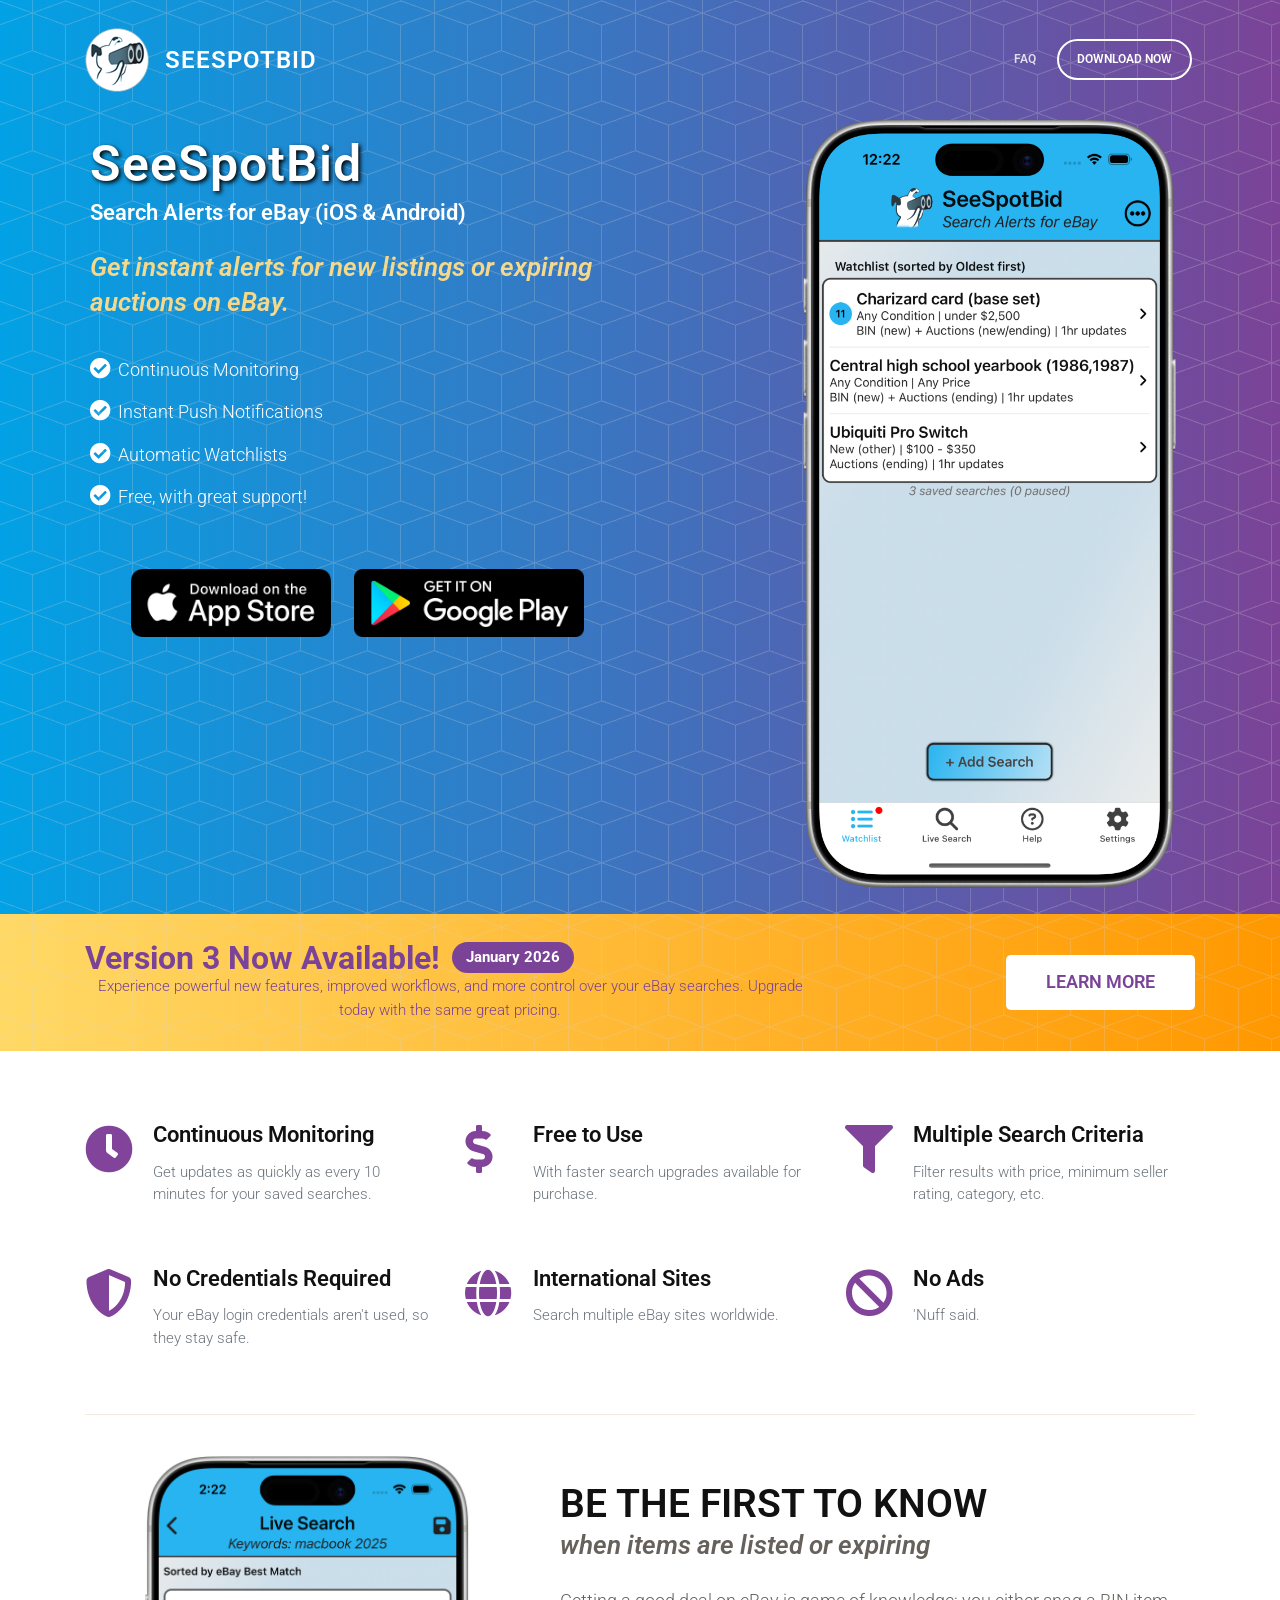
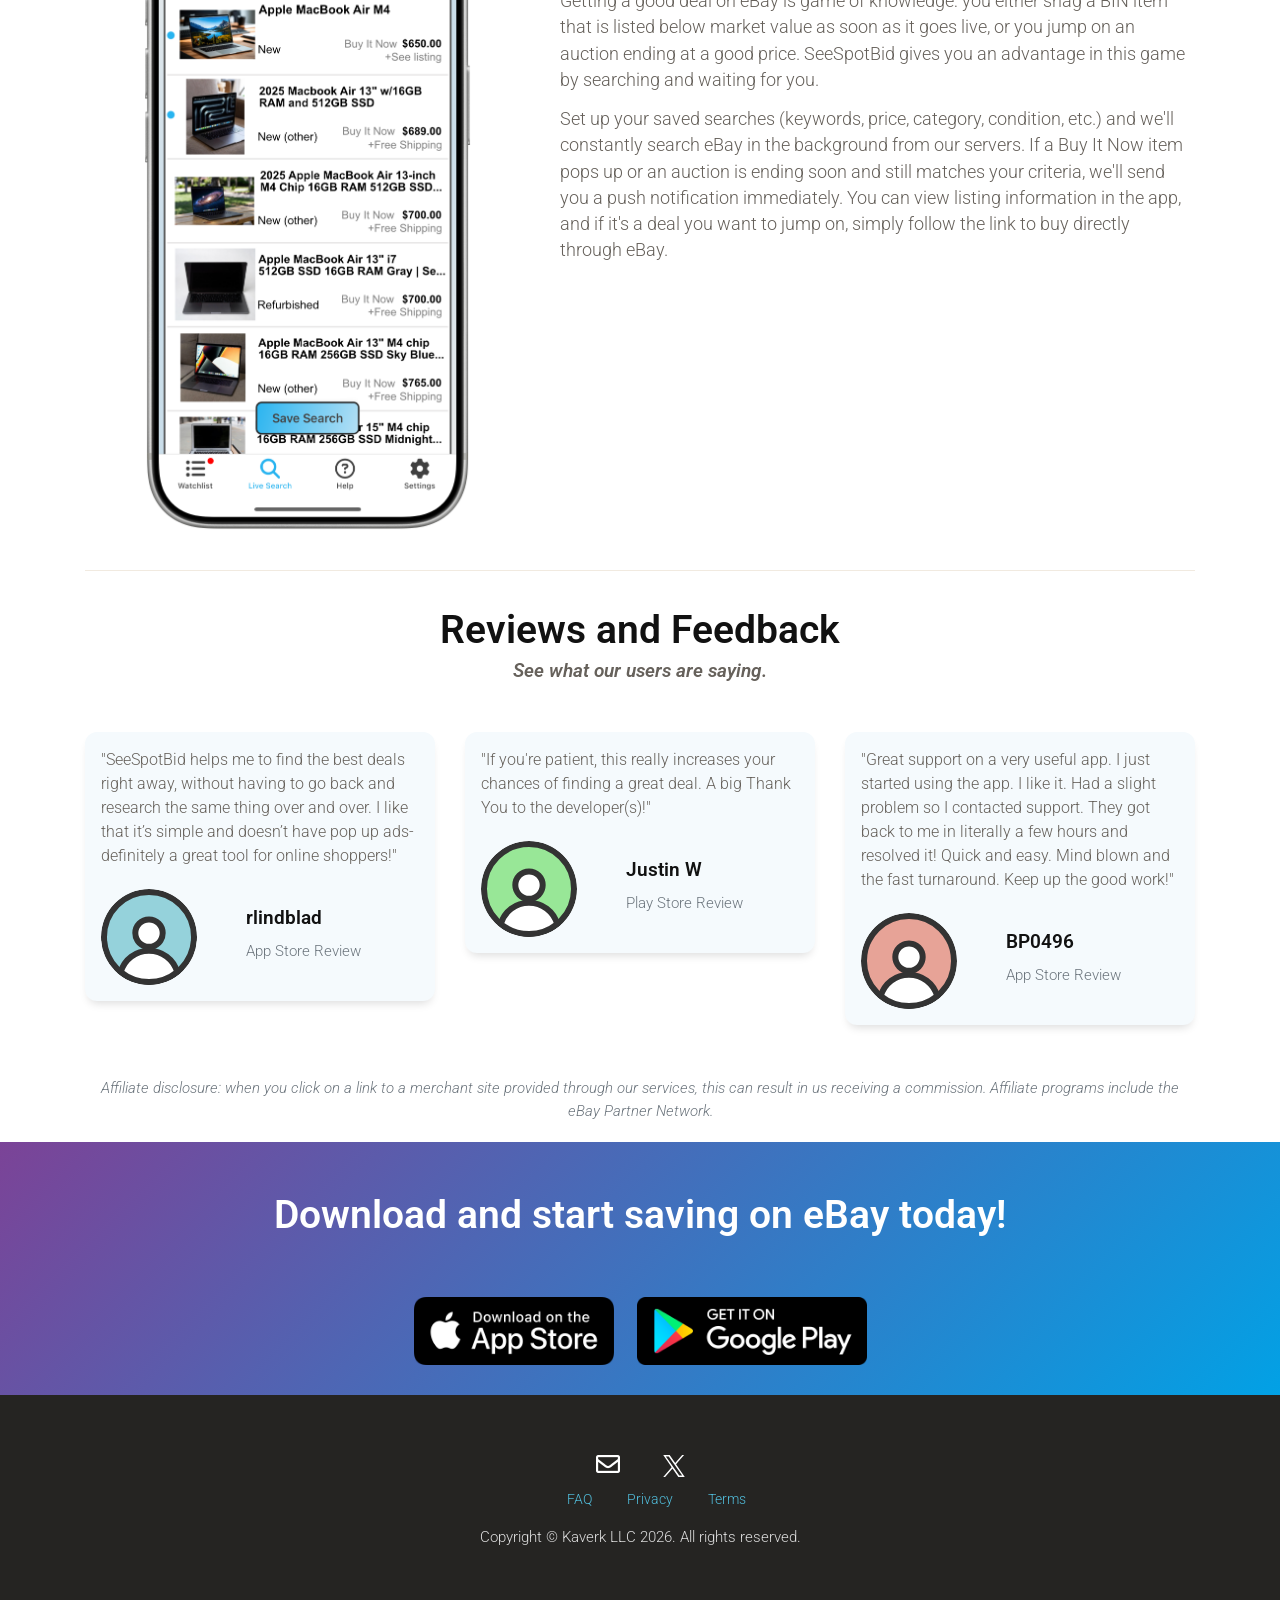
<file: index.html>
<!DOCTYPE html>
<html lang="en-US">

<head>
  <!-- Google tag (gtag.js) -->
<script async src="https://www.googletagmanager.com/gtag/js?id=AW-18321783716"></script>
<script>
  window.dataLayer = window.dataLayer || [];
  function gtag(){dataLayer.push(arguments);}
  gtag('js', new Date());

  gtag('config', 'AW-18321783716');
</script>
  <meta charset="UTF-8">
  <meta http-equiv="X-UA-Compatible" content="IE=edge">
  <meta name="viewport" content="width=device-width, initial-scale=1">
  <title>SeeSpotBid - Search Alerts for eBay</title>
  <link href="https://fonts.googleapis.com/css?family=Dosis:600|Roboto:400,700" rel="stylesheet">
  <link rel="stylesheet" href="https://use.fontawesome.com/releases/v5.6.3/css/all.css"
    integrity="sha384-UHRtZLI+pbxtHCWp1t77Bi1L4ZtiqrqD80Kn4Z8NTSRyMA2Fd33n5dQ8lWUE00s/" crossorigin="anonymous">
  <link href="css/bootstrap.min.css?ver=1.1.0" rel="stylesheet">
  <link href="css/paper-kit.min.css?ver=1.1.0" rel="stylesheet">
  <link href="css/main.css?ver=1.1.0" rel="stylesheet">
  <link rel="shortcut icon" href="images/logo.png">
  <style>
    table {
      border-collapse: separate;
      border-spacing: 0;
      width: 100%;
      border: 1px solid #ddd;
      border-radius: 6px;
    }

    th,
    td {
      text-align: center;
      padding: 16px;
    }

    th:first-child,
    td:first-child {
      text-align: left;
    }

    tr:nth-child(even) {
      background-color: #f2f2f2
    }

    .fa-check {
      color: green;
    }

    .fa-remove {
      color: red;
    }

    @media (min-width: 768px) and (max-width: 991.98px) {
    .adjust-iphone-livesearch-image {
      margin-left: -30px;
      margin-top: 20px;
      margin-right: auto;
      display: block
    }
  }

    /* News Banner Styles */
    .news-banner {
      background-color: #ffd966;
      color: #333;
      padding: 12px 60px 12px 20px;
      text-align: center;
      position: relative;
      font-size: 16px;
      box-shadow: 0 2px 4px rgba(0,0,0,0.1);
    }
    
    .news-banner strong {
      color: #cc5500;
    }
    
    .news-banner-close {
      position: absolute;
      right: 10px;
      top: 50%;
      transform: translateY(-50%);
      background: none;
      border: none;
      font-size: 24px;
      color: #333;
      cursor: pointer;
      padding: 0;
      width: 30px;
      height: 30px;
      line-height: 1;
      opacity: 0.7;
      flex-shrink: 0;
    }
    
    .news-banner-close:hover {
      opacity: 1;
    }
    
    .news-banner.hidden {
      display: none;
    }
    
    /* Mobile adjustments for news banner */
    @media (max-width: 576px) {
      .news-banner {
        padding: 12px 50px 12px 15px;
        font-size: 14px;
      }
      
      .news-banner-close {
        right: 5px;
        font-size: 20px;
        width: 25px;
        height: 25px;
      }
    }

    /* Version 3 Announcement Section */
    .aa-v3-announcement {
      background: url("images/bg-pattern.png"), linear-gradient(90deg, #ffd966 0%, #ff9800 100%);
      padding: 28px 0;
      color: #7b4397;
      margin-bottom: 20px;
      text-align: center;
    }

    .aa-v3-announcement h2 {
      color: #7b4397;
      font-size: 2rem;
      font-weight: 700;
      margin-bottom: 0.5rem;
    }

    .aa-v3-announcement .v3-headline {
      display: flex;
      align-items: center;
      gap: 12px;
    }

    .aa-v3-announcement .v3-timestamp {
      display: inline-block;
      color: #ffffff;
      font-weight: 700;
      background: #7b4397;
      padding: 8px 14px !important;
      border-radius: 999px;
      border: none;
      box-shadow: none;
      font-size: 0.95rem;
      line-height: 1;
      vertical-align: middle;
    }

    .aa-v3-announcement .v3-headline h2 {
      margin: 0;
      line-height: 1;
      display: inline-block;
      vertical-align: middle;
    }
    .aa-v3-announcement .v3-headline > * {
      display: block;
      margin: 0;
      padding: 0;
    }
    .aa-v3-announcement .v3-headline h2 {
      margin: 0 !important;
      line-height: 1 !important;
      padding: 0 !important;
    }

    .aa-v3-announcement p {
      margin-bottom: 0;
      line-height: 1.6;
      color: #7b4397;
    }

    .aa-v3-announcement .btn-primary {
      background-color: white;
      color: #7b4397;
      border: none;
      font-weight: 600;
      padding: 12px 40px;
      font-size: 1.1rem;
      transition: all 0.3s ease;
    }

    .aa-v3-announcement .btn-primary:hover {
      background-color: #f0f0f0;
      color: #02a1e5;
      transform: translateY(-2px);
      box-shadow: 0 4px 8px rgba(0,0,0,0.2);
    }

    @media (max-width: 768px) {
      .aa-v3-announcement h2 {
        font-size: 1.8rem;
      }

      .aa-v3-announcement p {
        font-size: 1rem;
      }

      .aa-v3-announcement {
        text-align: center;
        padding: 30px 0;
      }

      .aa-v3-announcement .text-md-right {
        margin-top: 20px;
      }

      .aa-v3-announcement .btn-primary {
        width: 100%;
      }
    }
  </style>


  <!-- Smart App Banner -->
  <meta name="apple-itunes-app" content="app-id=1452120217">

  <!-- Twitter conversion tracking base code (SeeSpotBid account)-->
<script>
  !function(e,t,n,s,u,a){e.twq||(s=e.twq=function(){s.exe?s.exe.apply(s,arguments):s.queue.push(arguments);
  },s.version='1.1',s.queue=[],u=t.createElement(n),u.async=!0,u.src='https://static.ads-twitter.com/uwt.js',
  a=t.getElementsByTagName(n)[0],a.parentNode.insertBefore(u,a))}(window,document,'script');
  twq('config','p8vrf');
  </script>
  <!-- End Twitter conversion tracking base code -->
</head>

<body id="top">
  <!-- News Banner -->
  <!-- <div id="newsBanner" class="news-banner">
    <strong>NEWS:</strong> We are aware of the current issue with slow searches. Thanks for your patience, and please reach out to us with any questions. Thanks!
    <button class="news-banner-close" onclick="dismissBanner()" aria-label="Dismiss banner">&times;</button>
  </div> -->

  <header>
    <div class="aa-header">
      <nav class="navbar navbar-expand-md navbar-transparent">
        <div class="container"><img class="img-fluid pr-3 aa-logo-img" src="images/logo.png" alt="logo">
          <a class="navbar-brand px-0 py-0" href="#">SeeSpotBid</a>
          <div class="collapse navbar-collapse">
            <ul class="navbar-nav ml-auto">
              <li class="nav-item"><a class="nav-link" href="faq/index.html">FAQ</a></li>
              <li class="nav-item"><a class="btn btn-outline-neutral btn-round" href="#download">Download Now</a></li>
            </ul>
          </div>
           <button class="navbar-toggler navbar-toggler-right text-white" type="button" data-toggle="collapse" data-target="#navbarResponsive" aria-controls="navbarResponsive" aria-expanded="false" aria-label="Toggle navigation"><i class="fas fa-bars"></i>
            </button>
        </div>
      </nav>
      <div class="container aa-header-content text-left text-white" style="padding: 10px 20px">
        <div class="row">
          <div class="col-md-6 col-sm-12">
        <h1 class="text-white mb-0" style="text-shadow: 2px 2px 4px #000000;">SeeSpotBid</h1>
            <h4 class="text-white mt-1 mb-4"> Search Alerts for eBay (iOS & Android)</h4>
            <h3 class="mt-1 mb-4" style="color: #f5d889;"><i>Get instant alerts for new listings or expiring auctions on eBay.</i></p></h3>
            <ul class="py-1 list-unstyled">
              <li class="py-2"><i class="fa fa-check-circle pr-4" style="font-size: 1.5em" aria-hidden="true"></i><span
                  style="font-size: 1.25em"> Continuous Monitoring</span></li>
               <li class="py-2"><i class="fa fa-check-circle pr-4" style="font-size: 1.5em" aria-hidden="true"></i><span
                  style="font-size: 1.25em"> Instant Push Notifications</span></li>
              <li class="py-2"><i class="fa fa-check-circle pr-4" style="font-size: 1.5em" aria-hidden="true"></i><span
                  style="font-size: 1.25em"> Automatic Watchlists</span></li>
              <li class="py-2"><i class="fa fa-check-circle pr-4" style="font-size: 1.5em" aria-hidden="true"></i><span
                  style="font-size: 1.25em"> Free, with great support!</span></li>
              </ul>
            <br />
            <div class="div" style="text-align: center">
              <a class="appStoreLink" href="https://apps.apple.com/us/app/seespotbid/id1452120217?ls=1" onclick="twq('event', 'tw-p8vrf-p8vz8', {});">
                <img class="appStore" style="margin: 0px; padding: 10px; width: 220px" src="images/appstore.png">
              </a>
              <a class="playStoreLink"
                href="https://play.google.com/store/apps/details?id=com.kaverk.seespotbid&hl=en_US" onclick="twq('event', 'tw-p8vrf-p8vz9', {});">
                <img class="playStore" style="margin: 0px; padding: 10px; width: 250px" src="images/playstore.png">
              </a>
            </div>
          </div>
            <div class="col-md-6 col-sm-12 text-right"><img class="img-fluid" style="padding: 10px; width: 75%;" src="images/Screenshot-Watchlist.png" alt="Image"></div>
        </div>

      </div>
    </div>
  </header>
  <div class="page-content">
    <div>
      <!-- Version 3 Announcement Section -->
      <div class="aa-v3-announcement bg-gradient">
        <div class="container">
          <div class="row align-items-center">
            <div class="col-md-8">
              <div class="v3-headline">
                <h2 class="mb-2">Version 3 Now Available!</h2>
                <span class="v3-timestamp">January 2026</span>
              </div>
              <p style="font-size: 1.1em;">Experience powerful new features, improved workflows, and more control over your eBay searches. Upgrade today with the same great pricing.</p>
            </div>
            <div class="col-md-4 text-md-right text-center">
              <a href="v3features.html" class="btn btn-primary btn-lg">Learn More</a>
            </div>
          </div>
        </div>
      </div>

      <div class="container">
        <div class="aa-product-details section" id="features" style="padding: 20px 0">
          <div class="row">
            <div class="col-lg-4 col-md-6 col-sm-12">
              <div class="icon icon-danger"><i class="fa fa-clock" aria-hidden="true"></i></div>
              <div class="description">
                <div class="h4">Continuous Monitoring</div>
                <p class="text-muted">Get updates as quickly as every 10 minutes for your saved searches.</p>
              </div>
            </div>
            <div class="col-lg-4 col-md-6 col-sm-12">
              <div class="icon icon-danger"><i class="fa fa-dollar-sign" aria-hidden="true"></i></div>
              <div class="description">
                <div class="h4">Free to Use</div>
                <p class="text-muted">With faster search upgrades available for purchase.</p>
              </div>
            </div>
            <div class="col-lg-4 col-md-6 col-sm-12">
              <div class="icon icon-danger"><i class="fa fa-filter" aria-hidden="true"></i></div>
              <div class="description">
                <div class="h4">Multiple Search Criteria</div>
                <p class="text-muted">Filter results with price, minimum seller rating, category, etc.</p>
              </div>
            </div>
            <div class="col-lg-4 col-md-6 col-sm-12">
              <div class="icon icon-danger"><i class="fa fa-shield-alt" aria-hidden="true"></i></div>
              <div class="description">
                <div class="h4">No Credentials Required</div>
                <p class="text-muted">Your eBay login credentials aren't used, so they stay safe.</p>
              </div>
            </div>
            <div class="col-lg-4 col-md-6 col-sm-12">
              <div class="icon icon-danger"><i class="fa fa-globe" aria-hidden="true"></i></div>
              <div class="description">
                <div class="h4">International Sites</div>
                <p class="text-muted">Search multiple eBay sites worldwide.</p>
              </div>
            </div>
            <div class="col-lg-4 col-md-6 col-sm-12">
              <div class="icon icon-danger"><i class="fa fa-ban" aria-hidden="true"></i></div>
              <div class="description">
                <div class="h4">No Ads</div>
                <p class="text-muted">'Nuff said.</p>
              </div>
            </div>
          </div>
        </div>
      </div>
      <div class="container">
        <hr />
      </div>
      <div class="aa-product-features section" style="padding: 20px 0">
        <div class="container">
          <div class="row">
              <div class="col-md-5 col-sm-12 order-2 order-md-1 text-center">
                <img class="img-fluid adjust-iphone-livesearch-image" src="images/Screenshot-SearchResultsGen.png" alt="Image" style="width: 75%;"/>
              </div>
            <div class="col-md-7 col-sm-12 order-1 order-md-2">
              <h2 class="title mb-0">BE THE FIRST TO KNOW</h2>
              <p class="h3 pt-0 mt-0 mb-3" style="vertical-align: top"><i>when items are listed or expiring</i></p>
              <p class="pt-2" style="font-size: 1.25em">Getting a good deal on eBay is game of knowledge: you either snag a BIN item that is listed below market value as soon as it goes live, or you jump on an auction 
                ending at a good price. SeeSpotBid gives you an advantage in this game by searching and waiting for you.</p>
                <p class="pt-2" style="font-size: 1.25em">Set up your saved searches (keywords, price, category, condition, 
                  etc.) and we'll constantly search eBay in the background from our servers. If a Buy It Now item pops up or an auction is ending soon 
                  and still matches your criteria, we'll send you a push notification immediately. You can view listing information 
                  in the app, and if it's a deal you want to jump on, simply follow the link to buy directly through eBay.</p>
            </div>
          </div>
        </div>
      </div>
      
      <div class="container">
        <hr />
      </div>
      <div class="aa-testimonials-section section" style="padding: 20px 0">
        <div class="container">
          <div class="text-center">
            <h2 class="title mt-0 mb-1">Reviews and Feedback</h2>
            <p class="h5 pt-0 mt-0 mb-5" style="vertical-align: top"><i>See what our users are saying.</i></p>
          </div>
          <div class="aa-testimonials">
            <div class="row">
              <div class="col-md-4 mb-3">
                <div class="aa-testimonials-body px-3 py-3">
                  <p style="font-size: 1rem">"SeeSpotBid helps me to find the best deals right away, without having to go back and research the same thing over and over. I like that it’s simple and doesn’t have pop up ads- definitely a great tool for online shoppers!"</p>
                  <div class="row pt-3">
                    <!-- Avatars created at https://getavataaars.com/ -->
                    <div class="col-lg-5 col-md-12"><img class="img-fluid" src="images/unisex-avatar1.svg" alt="Face 1" />
                    </div>
                    <div class="col-lg-7 col-md-12 pt-3">
                      <div class="h5">rlindblad</div>
                      <p class="text-muted">App Store Review</p>
                    </div>
                  </div>
                </div>
              </div>
              <div class="col-md-4 mb-3">
                <div class="aa-testimonials-body px-3 py-3">
                  <p style="font-size: 1rem">"If you're patient, this really increases your chances of finding a great deal. A big Thank You to the developer(s)!"</p>
                  <div class="row pt-3">
                    <div class="col-lg-5 col-md-12"><img class="img-fluid" src="images/unisex-avatar2.svg" alt="Face 2" />
                    </div>
                    <div class="col-lg-7 col-md-12 pt-3">
                      <div class="h5">Justin W</div>
                      <p class="text-muted">Play Store Review</p>
                    </div>
                  </div>
                </div>
              </div>
              <div class="col-md-4 mb-3">
                <div class="aa-testimonials-body px-3 py-3">
                  <p style="font-size: 1rem">"Great support on a very useful app. I just started using the app. I like it. Had a slight problem so I contacted support. They got back to me in literally a few hours and resolved it! Quick and easy. Mind blown and the fast turnaround. Keep up the good work!"</p>
                  <div class="row pt-3">
                    <div class="col-lg-5 col-md-12"><img class="img-fluid" src="images/unisex-avatar3.svg" alt="Face 3" />
                    </div>
                    <div class="col-lg-7 col-md-12 pt-3">
                      <div class="h5">BP0496</div>
                      <p class="text-muted">App Store Review</p>
                    </div>
                  </div>
                </div>
              </div>
            </div>
          </div>
        </div>
      </div>
      <div class="container">
        <p class="text-muted text-center" style="font-style: italic; margin-bottom: 20px;">Affiliate disclosure: when you click on a link to a merchant site provided through our services, this can result in us receiving a commission. Affiliate programs include the eBay Partner Network.</p>
      </div>
      <div class="aa-download-section section bg-gradient" id="download" style="padding: 20px 0">
        <div class="container">
          <div class="h2 text-center text-title text-white pb-5">Download and start saving on eBay today! </div>

          <div class="row">
            <div class="col-md-12 col-sm-12" style="text-align: center">
              <a class="appStoreLink" href="https://apps.apple.com/us/app/seespotbid/id1452120217?ls=1" onclick="twq('event', 'tw-p8vrf-p8vz8', {});">
                <img class="appStore" style="margin: 0px; padding: 10px; width: 220px" src="images/appstore.png">
              </a>
              <a class="playStoreLink"
                href="https://play.google.com/store/apps/details?id=com.kaverk.seespotbid&hl=en_US" onclick="twq('event', 'tw-p8vrf-p8vz9', {});">
                <img class="playStore" style="margin: 0px; padding: 10px; width: 250px" src="images/playstore.png">
              </a>
            </div>
          </div>
        </div>
      </div>
    </div>
  </div>
  </div>
  <footer class="footer-black aa-footer">
    <div class="container py-5">
      <div class="row text-center">
        <div class="col-md-12">
            <a class="btn btn-link btn-neutral" href="mailto:support@seespotbid.app"><i class="far fa-envelope fa-2x" aria-hidden="true"></i></a>
            <a class="btn btn-link btn-neutral" href="https://www.x.com/seespotbid" target="_blank" rel="noopener" title="SeeSpotBid on X">
              <img src="images/xlogo.svg" alt="X logo" style="width:22px; height:22px; vertical-align:middle;">
            </a>
          <div class="col-md-12">
            <a class="mt-3 mx-3"><a class="link-secondary" href="faq/index.html">FAQ</a></a>
            <a class="mt-3 mx-3"><a class="link-secondary" href="privacypolicy/index.html">Privacy</a></a>
            <a class="mt-3 mx-3"><a class="link-primary" href="terms/index.html">Terms</a></a>
            <p class="mt-3">Copyright &copy; Kaverk LLC 2026. All rights reserved.</p>
          </div>
        </div>
      </div>
  </footer>
  <script src="scripts/jquery.min.js?ver=1.1.0"></script>
  <script src="scripts/jquery-ui-1.12.1.custom.min.js?ver=1.1.0"></script>
  <script src="scripts/popper.min.js?ver=1.1.0"></script>
  <script src="scripts/bootstrap.min.js?ver=1.1.0"></script>
  <script src="scripts/paper-kit.js?ver=1.1.0"></script>
  <script src="scripts/main.js?ver=1.1.0"></script>
  
  <!-- News Banner Script -->
  <script>
    function dismissBanner() {
      document.getElementById('newsBanner').classList.add('hidden');
    }
  </script>
</body>

</html>
</file>
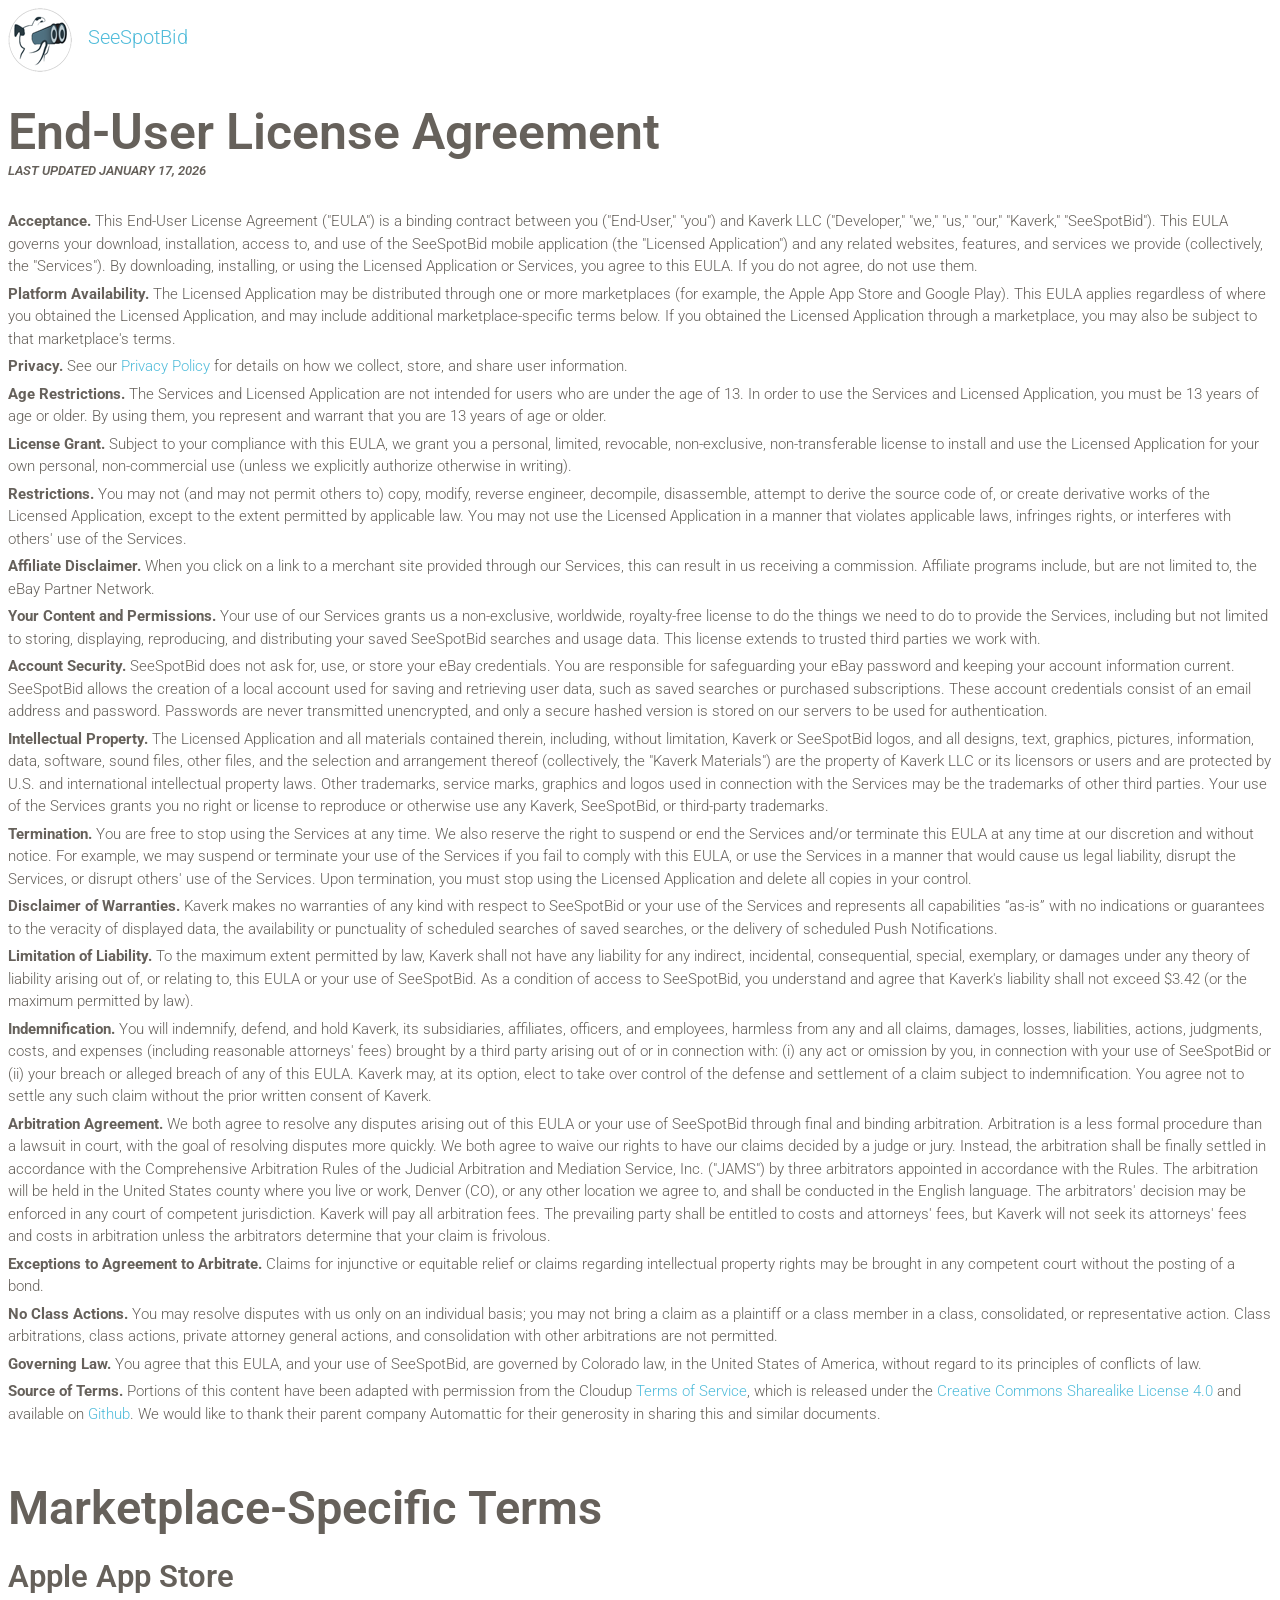
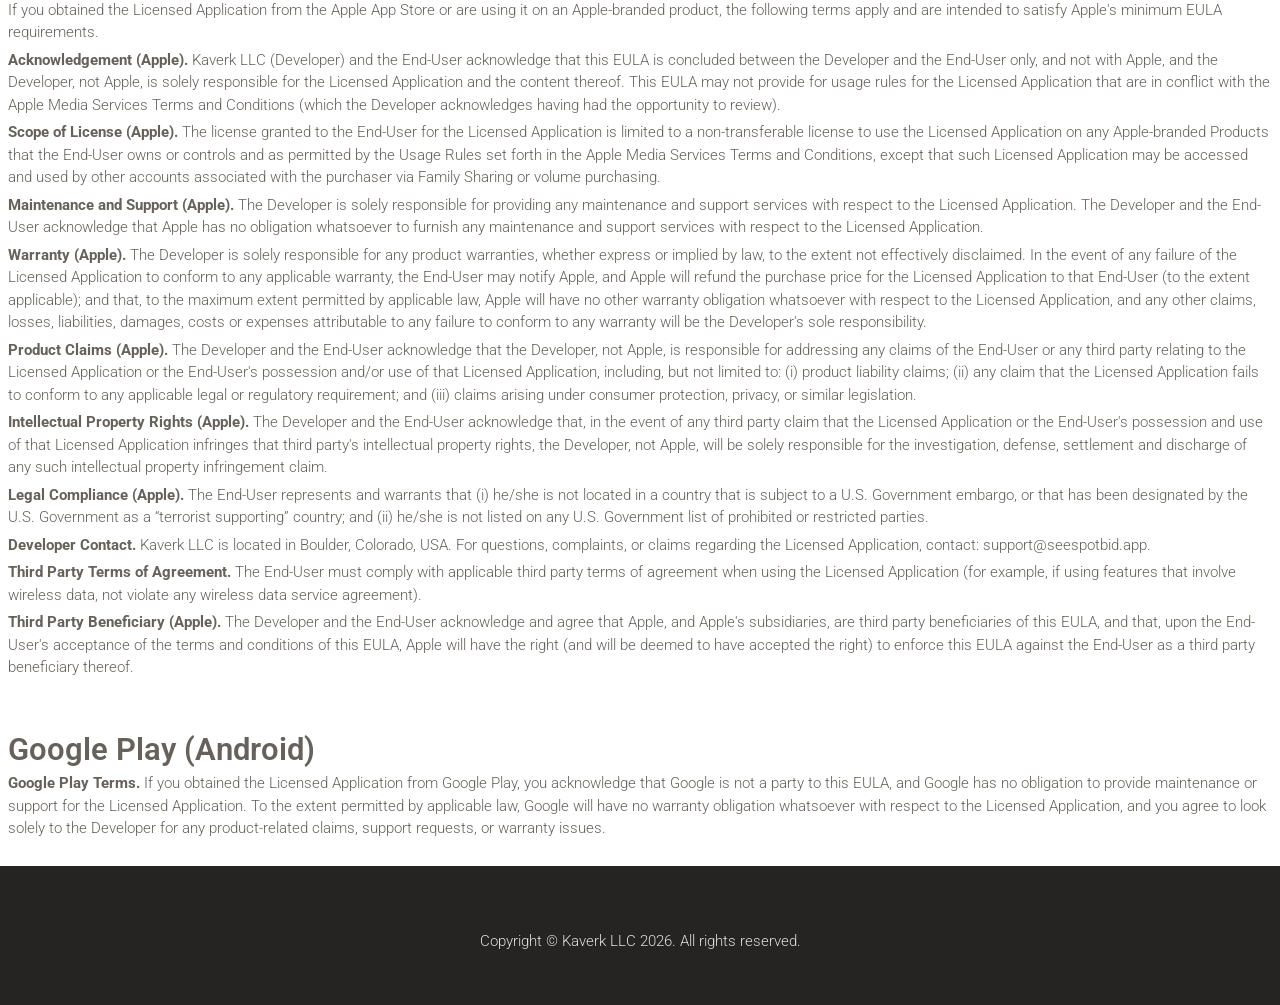
<file: terms/index.html>
<!DOCTYPE html>
<html lang="en-US">
  <head>
    <meta charset="UTF-8">
    <meta http-equiv="X-UA-Compatible" content="IE=edge">
    <meta name="viewport" content="width=device-width, initial-scale=1">
    <title>SeeSpotBid - Terms of Service</title>
    <link href="https://fonts.googleapis.com/css?family=Dosis:600|Roboto:400,700" rel="stylesheet">
    <link rel="stylesheet" href="https://use.fontawesome.com/releases/v5.6.3/css/all.css" integrity="sha384-UHRtZLI+pbxtHCWp1t77Bi1L4ZtiqrqD80Kn4Z8NTSRyMA2Fd33n5dQ8lWUE00s/" crossorigin="anonymous">
    <link href="../css/bootstrap.min.css?ver=1.1.0" rel="stylesheet">
    <link href="../css/paper-kit.min.css?ver=1.1.0" rel="stylesheet">
    <link href="../css/main.css?ver=1.1.0" rel="stylesheet">
	<link rel="shortcut icon" href="../images/logo.png">
  </head>
  <body id="top">
<div class="mx-2 pt-2"><a href="https://seespotbid.app"><img class="img-fluid pr-3 aa-logo-img" src="../images/logo.png" alt="logo"></a><a class="navbar-brand px-0 py-0" href="https://seespotbid.app">SeeSpotBid</a></div>
<div class="mx-2">
                <h1>End-User License Agreement</h1>

                <h6><i>Last updated January 17, 2026</i></h6>
                <br />
                <div style="font-size:larger">

                <p><b style="font-weight: bold;">Acceptance.</b> This End-User License Agreement ("EULA") is a binding contract between you ("End-User," "you") and Kaverk LLC ("Developer," "we," "us," "our," "Kaverk," "SeeSpotBid"). This EULA governs your download, installation, access to, and use of the SeeSpotBid mobile application (the "Licensed Application") and any related websites, features, and services we provide (collectively, the "Services"). By downloading, installing, or using the Licensed Application or Services, you agree to this EULA. If you do not agree, do not use them.</p>

                <p><b style="font-weight: bold;">Platform Availability.</b> The Licensed Application may be distributed through one or more marketplaces (for example, the Apple App Store and Google Play). This EULA applies regardless of where you obtained the Licensed Application, and may include additional marketplace-specific terms below. If you obtained the Licensed Application through a marketplace, you may also be subject to that marketplace's terms.</p>

                <p><b style="font-weight: bold;">Privacy.</b> See our <a href="https://www.seespotbid.app/privacypolicy">Privacy Policy</a> for details on how we collect, store, and share user information.</p>
                <p><b style="font-weight: bold;">Age Restrictions.</b> The Services and Licensed Application are not intended for users who are under the age of 13. In order to use the Services and Licensed Application, you must be 13 years of age or older. By using them, you represent and warrant that you are 13 years of age or older.</p>

                <p><b style="font-weight: bold;">License Grant.</b> Subject to your compliance with this EULA, we grant you a personal, limited, revocable, non-exclusive, non-transferable license to install and use the Licensed Application for your own personal, non-commercial use (unless we explicitly authorize otherwise in writing).</p>
                <p><b style="font-weight: bold;">Restrictions.</b> You may not (and may not permit others to) copy, modify, reverse engineer, decompile, disassemble, attempt to derive the source code of, or create derivative works of the Licensed Application, except to the extent permitted by applicable law. You may not use the Licensed Application in a manner that violates applicable laws, infringes rights, or interferes with others' use of the Services.</p>

                <p><b style="font-weight: bold;">Affiliate Disclaimer.</b> When you click on a link to a merchant site provided through our Services, this can result in us receiving a commission. Affiliate programs include, but are not limited to, the eBay Partner Network.</p>
                <p><b style="font-weight: bold;">Your Content and Permissions.</b> Your use of our Services grants us a non-exclusive, worldwide, royalty-free license to do the things we need to do to provide the Services, including but not limited to storing, displaying, reproducing, and distributing your saved SeeSpotBid searches and usage data. This license extends to trusted third parties we work with.</p>

                <p><b style="font-weight: bold;">Account Security.</b> SeeSpotBid does not ask for, use, or store your eBay credentials. You are responsible for safeguarding your eBay password and keeping your account information current. SeeSpotBid allows the creation of a local account used for saving and retrieving user data, such as saved searches or purchased subscriptions. These account credentials consist of an email address and password. Passwords are never transmitted unencrypted, and only a secure hashed version is stored on our servers to be used for authentication.</p>

                <p><b style="font-weight: bold;">Intellectual Property.</b> The Licensed Application and all materials contained therein, including, without limitation, Kaverk or SeeSpotBid logos, and all designs, text, graphics, pictures, information, data, software, sound files, other files, and the selection and arrangement thereof (collectively, the "Kaverk Materials") are the property of Kaverk LLC or its licensors or users and are protected by U.S. and international intellectual property laws. Other trademarks, service marks, graphics and logos used in connection with the Services may be the trademarks of other third parties. Your use of the Services grants you no right or license to reproduce or otherwise use any Kaverk, SeeSpotBid, or third-party trademarks.</p>

                <p><b style="font-weight: bold;">Termination.</b> You are free to stop using the Services at any time. We also reserve the right to suspend or end the Services and/or terminate this EULA at any time at our discretion and without notice. For example, we may suspend or terminate your use of the Services if you fail to comply with this EULA, or use the Services in a manner that would cause us legal liability, disrupt the Services, or disrupt others' use of the Services. Upon termination, you must stop using the Licensed Application and delete all copies in your control.</p>

                <p><b style="font-weight: bold;">Disclaimer of Warranties.</b> Kaverk makes no warranties of any kind with respect to SeeSpotBid or your use of the Services and represents all capabilities “as-is” with no indications or guarantees to the veracity of displayed data, the availability or punctuality of scheduled searches of saved searches, or the delivery of scheduled Push Notifications.</p>
                <p><b style="font-weight: bold;">Limitation of Liability.</b> To the maximum extent permitted by law, Kaverk shall not have any liability for any indirect, incidental, consequential, special, exemplary, or damages under any theory of liability arising out of, or relating to, this EULA or your use of SeeSpotBid. As a condition of access to SeeSpotBid, you understand and agree that Kaverk's liability shall not exceed $3.42 (or the maximum permitted by law).</p>

                <p><b style="font-weight: bold;">Indemnification.</b> You will indemnify, defend, and hold Kaverk, its subsidiaries, affiliates, officers, and employees, harmless from any and all claims, damages, losses, liabilities, actions, judgments, costs, and expenses (including reasonable attorneys' fees) brought by a third party arising out of or in connection with: (i) any act or omission by you, in connection with your use of SeeSpotBid or (ii) your breach or alleged breach of any of this EULA. Kaverk may, at its option, elect to take over control of the defense and settlement of a claim subject to indemnification. You agree not to settle any such claim without the prior written consent of Kaverk.</p>

                <p><b style="font-weight: bold;">Arbitration Agreement.</b> We both agree to resolve any disputes arising out of this EULA or your use of SeeSpotBid through final and binding arbitration. Arbitration is a less formal procedure than a lawsuit in court, with the goal of resolving disputes more quickly. We both agree to waive our rights to have our claims decided by a judge or jury. Instead, the arbitration shall be finally settled in accordance with the Comprehensive Arbitration Rules of the Judicial Arbitration and Mediation Service, Inc. ("JAMS") by three arbitrators appointed in accordance with the Rules. The arbitration will be held in the United States county where you live or work, Denver (CO), or any other location we agree to, and shall be conducted in the English language. The arbitrators' decision may be enforced in any court of competent jurisdiction. Kaverk will pay all arbitration fees. The prevailing party shall be entitled to costs and attorneys' fees, but Kaverk will not seek its attorneys' fees and costs in arbitration unless the arbitrators determine that your claim is frivolous.</p>
                <p><b style="font-weight: bold;">Exceptions to Agreement to Arbitrate.</b> Claims for injunctive or equitable relief or claims regarding intellectual property rights may be brought in any competent court without the posting of a bond.</p>
                <p><b style="font-weight: bold;">No Class Actions.</b> You may resolve disputes with us only on an individual basis; you may not bring a claim as a plaintiff or a class member in a class, consolidated, or representative action. Class arbitrations, class actions, private attorney general actions, and consolidation with other arbitrations are not permitted.</p>
                <p><b style="font-weight: bold;">Governing Law.</b> You agree that this EULA, and your use of SeeSpotBid, are governed by Colorado law, in the United States of America, without regard to its principles of conflicts of law.</p>
                <p><b style="font-weight: bold;">Source of Terms.</b> Portions of this content have been adapted with permission from the Cloudup <a href="https://cloudup.com/terms">Terms of Service</a>, which is released under the <a href="https://creativecommons.org/licenses/by/4.0/legalcode">Creative Commons Sharealike License 4.0</a> and available on <a href="https://github.com/Automattic/legalmattic">Github</a>. We would like to thank their parent company Automattic for their generosity in sharing this and similar documents.</p>

                <br />
                <h2 style="margin-top: 1.5rem;">Marketplace-Specific Terms</h2>

                <h3 style="margin-top: 1.25rem;">Apple App Store</h3>
                <p>If you obtained the Licensed Application from the Apple App Store or are using it on an Apple-branded product, the following terms apply and are intended to satisfy Apple's minimum EULA requirements.</p>
                <p><b style="font-weight: bold;">Acknowledgement (Apple).</b> Kaverk LLC (Developer) and the End-User acknowledge that this EULA is concluded between the Developer and the End-User only, and not with Apple, and the Developer, not Apple, is solely responsible for the Licensed Application and the content thereof. This EULA may not provide for usage rules for the Licensed Application that are in conflict with the Apple Media Services Terms and Conditions (which the Developer acknowledges having had the opportunity to review).</p>
                <p><b style="font-weight: bold;">Scope of License (Apple).</b> The license granted to the End-User for the Licensed Application is limited to a non-transferable license to use the Licensed Application on any Apple-branded Products that the End-User owns or controls and as permitted by the Usage Rules set forth in the Apple Media Services Terms and Conditions, except that such Licensed Application may be accessed and used by other accounts associated with the purchaser via Family Sharing or volume purchasing.</p>
                <p><b style="font-weight: bold;">Maintenance and Support (Apple).</b> The Developer is solely responsible for providing any maintenance and support services with respect to the Licensed Application. The Developer and the End-User acknowledge that Apple has no obligation whatsoever to furnish any maintenance and support services with respect to the Licensed Application.</p>
                <p><b style="font-weight: bold;">Warranty (Apple).</b> The Developer is solely responsible for any product warranties, whether express or implied by law, to the extent not effectively disclaimed. In the event of any failure of the Licensed Application to conform to any applicable warranty, the End-User may notify Apple, and Apple will refund the purchase price for the Licensed Application to that End-User (to the extent applicable); and that, to the maximum extent permitted by applicable law, Apple will have no other warranty obligation whatsoever with respect to the Licensed Application, and any other claims, losses, liabilities, damages, costs or expenses attributable to any failure to conform to any warranty will be the Developer's sole responsibility.</p>
                <p><b style="font-weight: bold;">Product Claims (Apple).</b> The Developer and the End-User acknowledge that the Developer, not Apple, is responsible for addressing any claims of the End-User or any third party relating to the Licensed Application or the End-User's possession and/or use of that Licensed Application, including, but not limited to: (i) product liability claims; (ii) any claim that the Licensed Application fails to conform to any applicable legal or regulatory requirement; and (iii) claims arising under consumer protection, privacy, or similar legislation.</p>
                <p><b style="font-weight: bold;">Intellectual Property Rights (Apple).</b> The Developer and the End-User acknowledge that, in the event of any third party claim that the Licensed Application or the End-User's possession and use of that Licensed Application infringes that third party's intellectual property rights, the Developer, not Apple, will be solely responsible for the investigation, defense, settlement and discharge of any such intellectual property infringement claim.</p>
                <p><b style="font-weight: bold;">Legal Compliance (Apple).</b> The End-User represents and warrants that (i) he/she is not located in a country that is subject to a U.S. Government embargo, or that has been designated by the U.S. Government as a “terrorist supporting” country; and (ii) he/she is not listed on any U.S. Government list of prohibited or restricted parties.</p>
                <p><b style="font-weight: bold;">Developer Contact.</b> Kaverk LLC is located in Boulder, Colorado, USA. For questions, complaints, or claims regarding the Licensed Application, contact: support@seespotbid.app.</p>
                <p><b style="font-weight: bold;">Third Party Terms of Agreement.</b> The End-User must comply with applicable third party terms of agreement when using the Licensed Application (for example, if using features that involve wireless data, not violate any wireless data service agreement).</p>
                <p><b style="font-weight: bold;">Third Party Beneficiary (Apple).</b> The Developer and the End-User acknowledge and agree that Apple, and Apple's subsidiaries, are third party beneficiaries of this EULA, and that, upon the End-User's acceptance of the terms and conditions of this EULA, Apple will have the right (and will be deemed to have accepted the right) to enforce this EULA against the End-User as a third party beneficiary thereof.</p>

                <br />
                <h3 style="margin-top: 1.25rem;">Google Play (Android)</h3>
                <p><b style="font-weight: bold;">Google Play Terms.</b> If you obtained the Licensed Application from Google Play, you acknowledge that Google is not a party to this EULA, and Google has no obligation to provide maintenance or support for the Licensed Application. To the extent permitted by applicable law, Google will have no warranty obligation whatsoever with respect to the Licensed Application, and you agree to look solely to the Developer for any product-related claims, support requests, or warranty issues.</p>

              </div>
<br />
        </div>

<footer class="footer-black aa-footer">
  <div class="container py-5">
    <div class="row text-center">
      <div class="col-md-12">
      <div class="col-md-12">
  <p class="mt-3">Copyright &copy; Kaverk LLC 2026. All rights reserved.</p>
      </div>
    </div>
  </div>
</footer>
    <script src="../scripts/jquery.min.js?ver=1.1.0"></script>
    <script src="../scripts/jquery-ui-1.12.1.custom.min.js?ver=1.1.0"></script>
    <script src="../scripts/popper.min.js?ver=1.1.0"></script>
    <script src="../scripts/bootstrap.min.js?ver=1.1.0"></script>
    <script src="../scripts/paper-kit.js?ver=1.1.0"></script>
    <script src="../scripts/main.js?ver=1.1.0"></script>
  </body>
</html>
</file>
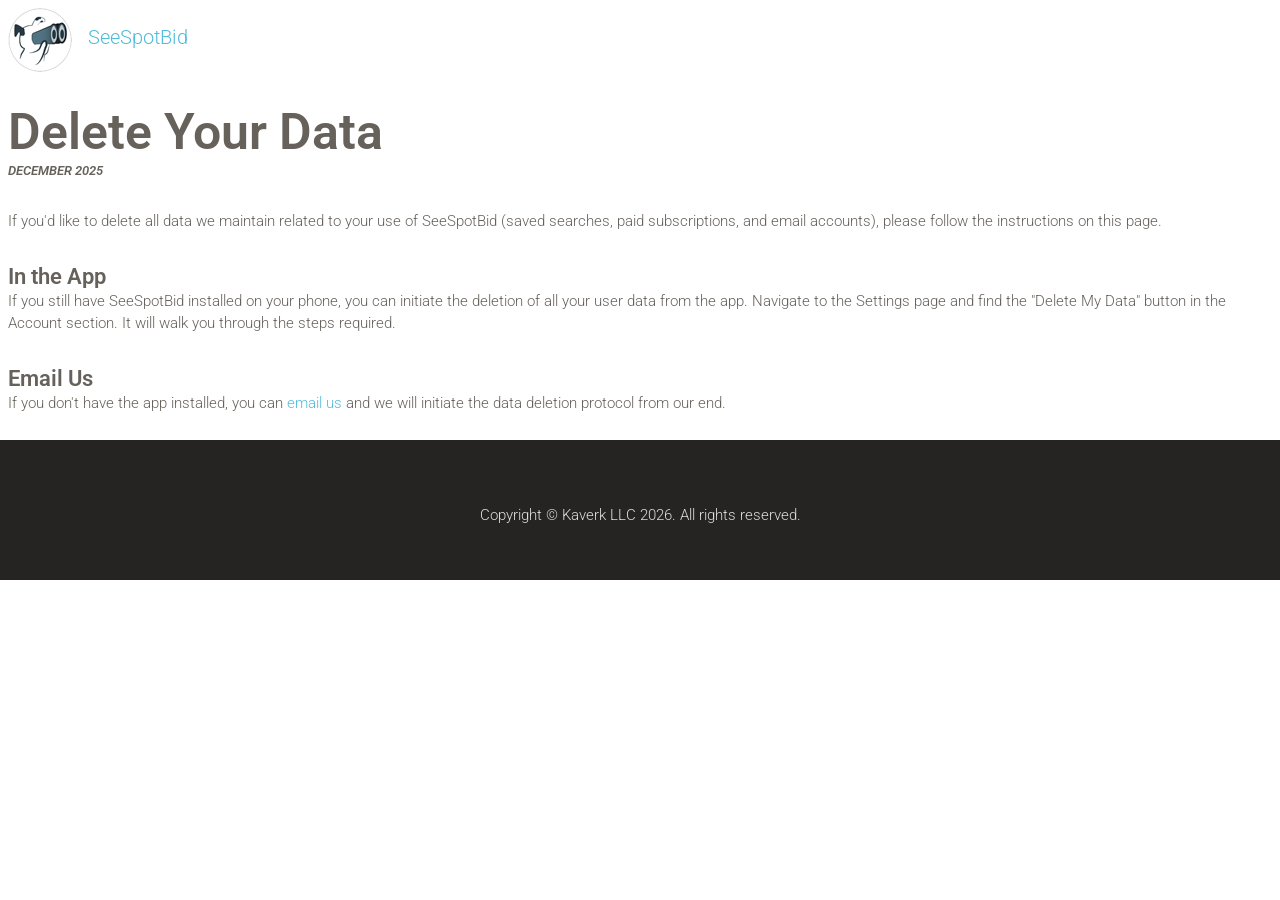
<file: deleteyourdata.html>
﻿<!DOCTYPE html>
<html lang="en-US">
  <head>
    <meta charset="UTF-8">
    <meta http-equiv="X-UA-Compatible" content="IE=edge">
    <meta name="viewport" content="width=device-width, initial-scale=1">
    <title>SeeSpotBid - Delete Your Data</title>
    <link href="https://fonts.googleapis.com/css?family=Dosis:600|Roboto:400,700" rel="stylesheet">
    <link rel="stylesheet" href="https://use.fontawesome.com/releases/v5.6.3/css/all.css" integrity="sha384-UHRtZLI+pbxtHCWp1t77Bi1L4ZtiqrqD80Kn4Z8NTSRyMA2Fd33n5dQ8lWUE00s/" crossorigin="anonymous">
    <link href="css/bootstrap.min.css?ver=1.1.0" rel="stylesheet">
    <link href="css/paper-kit.min.css?ver=1.1.0" rel="stylesheet">
    <link href="css/main.css?ver=1.1.0" rel="stylesheet">
	<link rel="shortcut icon" href="images/logo.png">
  </head>
  <body id="top">
<div class="mx-2 pt-2"><a href="https://seespotbid.app"><img class="img-fluid pr-3 aa-logo-img" src="images/logo.png" alt="logo"></a><a class="navbar-brand px-0 py-0" href="https://seespotbid.app">SeeSpotBid</a></div>
<div class="mx-2">
                <h1 id="faq">Delete Your Data</h1>
<h6><i>December 2025</i></h6>
<br />
<p>If you'd like to delete all data we maintain related to your use of SeeSpotBid (saved searches, paid subscriptions, and email accounts), please follow the instructions on this page.</p>

<h4>In the App</h4>
<p>If you still have SeeSpotBid installed on your phone, you can initiate the deletion of all your user data from the app. Navigate to the Settings page and find the "Delete My Data" button in the Account section. It will walk you through the steps required.</p>

<h4>Email Us</h4>
<p>If you don't have the app installed, you can <a href="mailto:support@seespotbid.app?Subject=SeeSpotBid">email us</a> and we will initiate the data deletion protocol from our end.</p>
<br />
        </div>
    <div class="page-content">
      <div>
<div class="container">
  </div>
</div></div>
    <footer class="footer-black aa-footer">
      <div class="container py-5">
        <div class="row text-center">
          <div class="col-md-12">
          <div class="col-md-12">
			<p class="mt-3">Copyright &copy; Kaverk LLC 2026. All rights reserved.</p>
          </div>
        </div>
      </div>
    </footer>
    <script src="scripts/jquery.min.js?ver=1.1.0"></script>
    <script src="scripts/jquery-ui-1.12.1.custom.min.js?ver=1.1.0"></script>
    <script src="scripts/popper.min.js?ver=1.1.0"></script>
    <script src="scripts/bootstrap.min.js?ver=1.1.0"></script>
    <script src="scripts/paper-kit.js?ver=1.1.0"></script>
    <script src="scripts/main.js?ver=1.1.0"></script>
  </body>
</html>
</file>
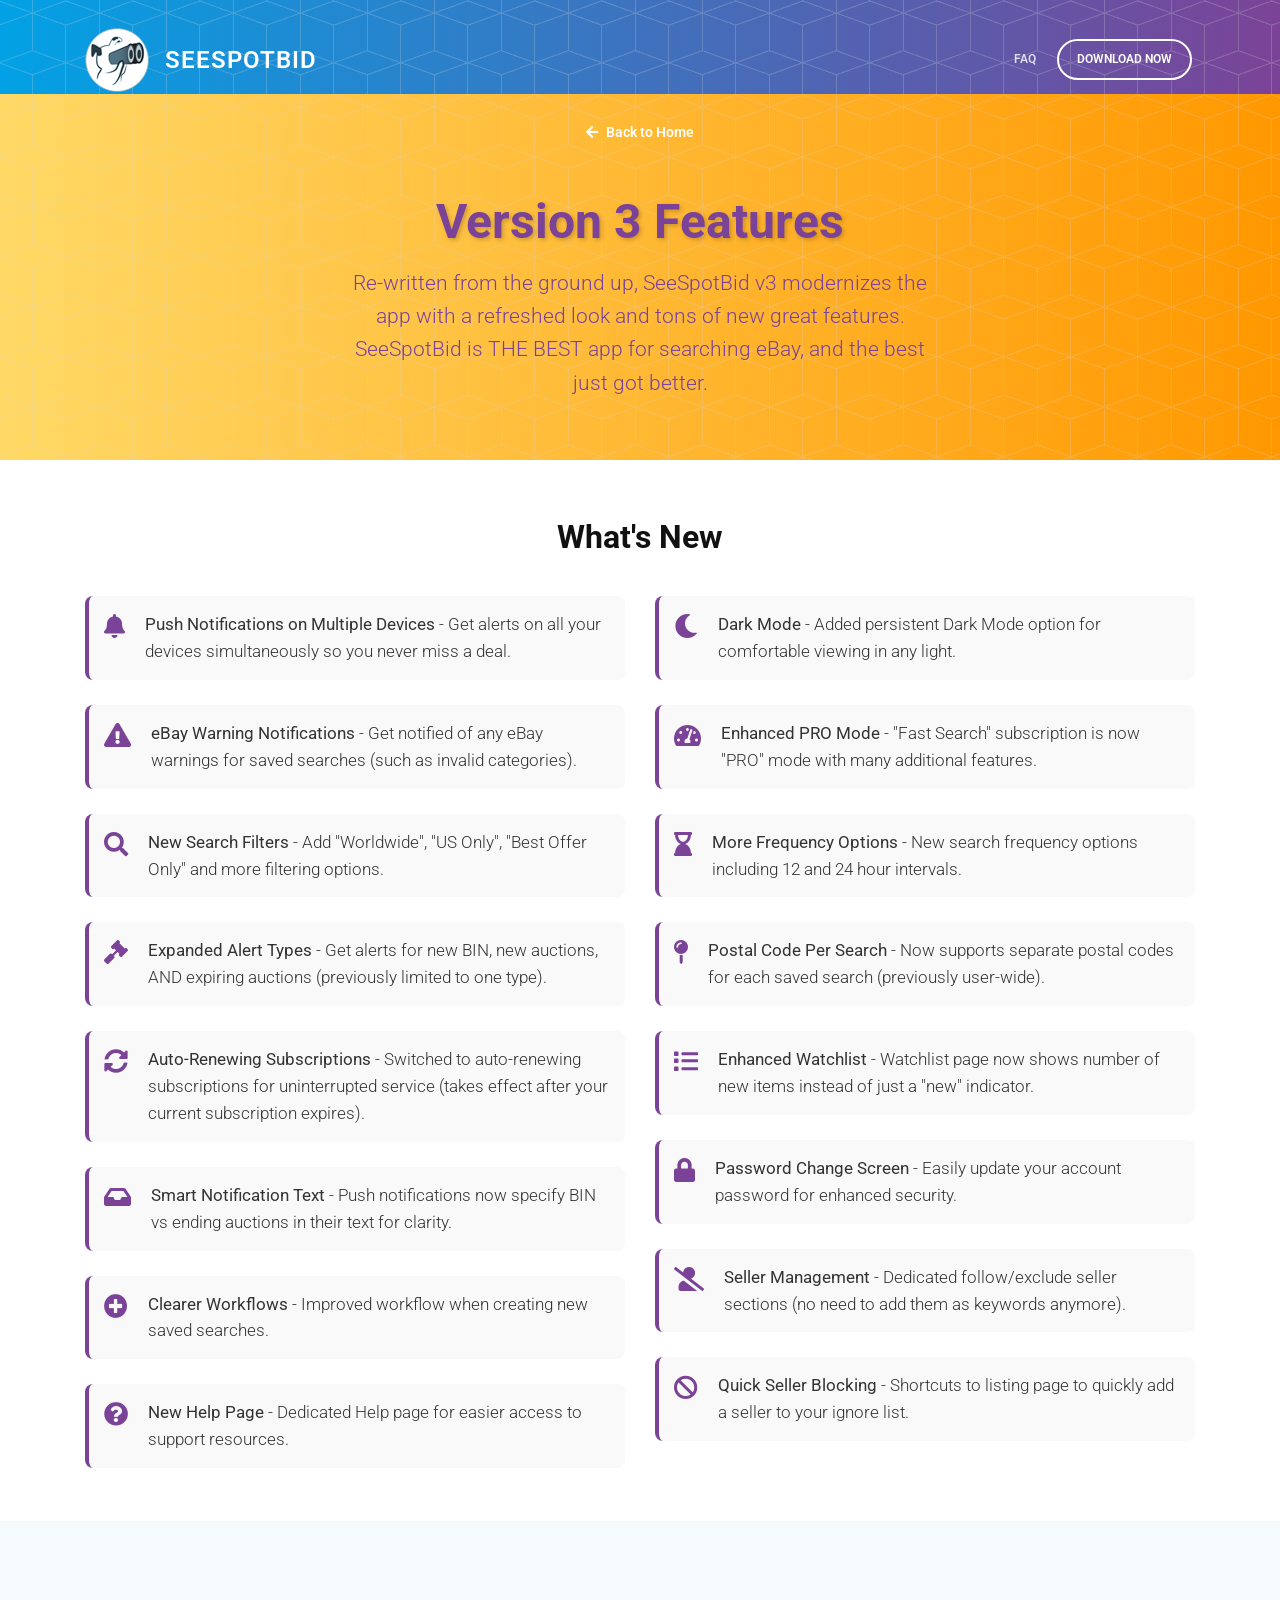
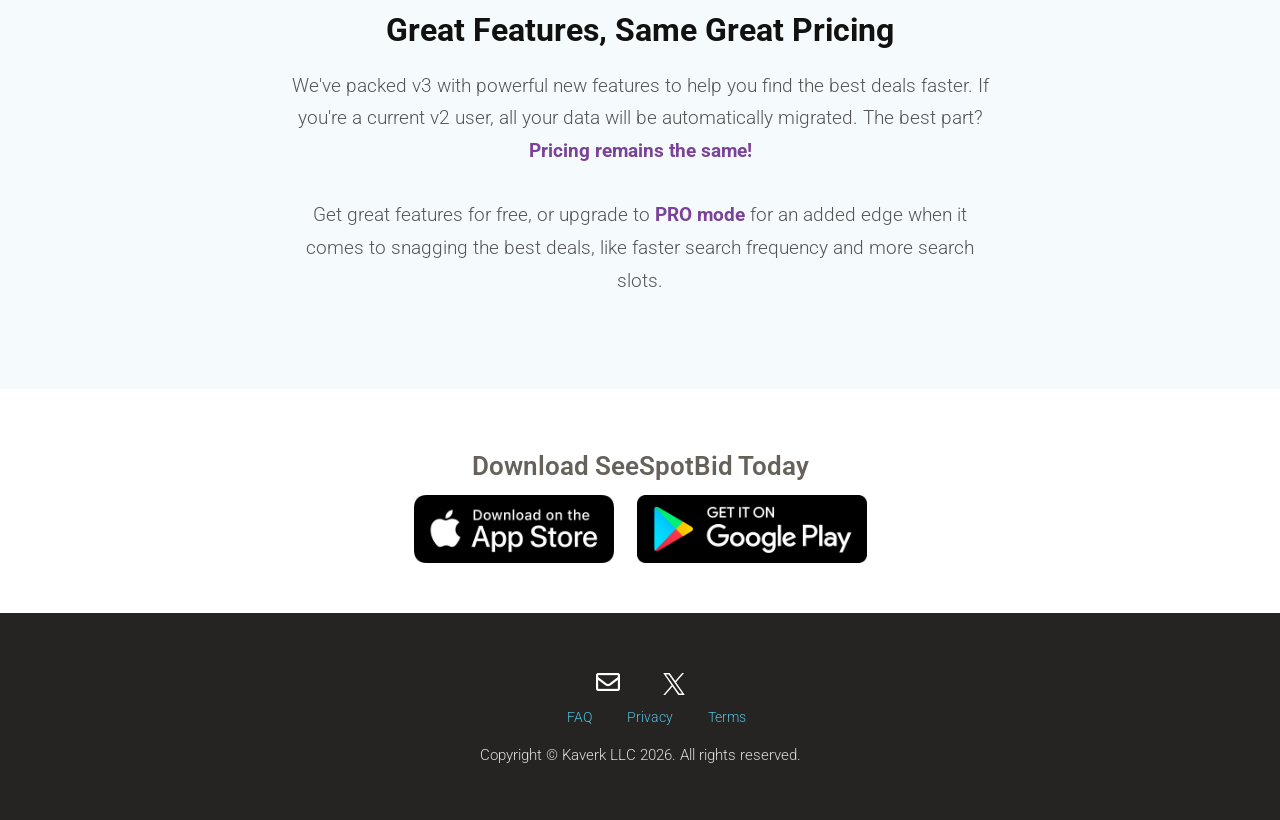
<file: v3features.html>
<!DOCTYPE html>
<html lang="en-US">

<head>
  <meta charset="UTF-8">
  <meta http-equiv="X-UA-Compatible" content="IE=edge">
  <meta name="viewport" content="width=device-width, initial-scale=1">
  <title>SeeSpotBid v3 Features - Search Alerts for eBay</title>
  <link href="https://fonts.googleapis.com/css?family=Dosis:600|Roboto:400,700" rel="stylesheet">
  <link rel="stylesheet" href="https://use.fontawesome.com/releases/v5.6.3/css/all.css"
    integrity="sha384-UHRtZLI+pbxtHCWp1t77Bi1L4ZtiqrqD80Kn4Z8NTSRyMA2Fd33n5dQ8lWUE00s/" crossorigin="anonymous">
  <link href="css/bootstrap.min.css?ver=1.1.0" rel="stylesheet">
  <link href="css/paper-kit.min.css?ver=1.1.0" rel="stylesheet">
  <link href="css/main.css?ver=1.1.0" rel="stylesheet">
  <link rel="shortcut icon" href="images/logo.png">
  <style>
    .v3-features-hero {
      background: url("../images/bg-pattern.png"), linear-gradient(90deg, #ffd966 0%, #ff9800 100%);
      padding: 28px 0;
      color: #7b4397;
      text-align: center;
    }
    .v3-features-hero h1, .v3-features-hero p {
      color: #7b4397;
      text-shadow: 2px 2px 4px rgba(255,255,255,0.15);
    }

    .v3-features-hero h1 {
      font-size: 3rem;
      font-weight: 700;
      margin-bottom: 1rem;
      text-shadow: 2px 2px 4px rgba(0,0,0,0.2);
    }

    .v3-features-hero p {
      font-size: 1.3rem;
      max-width: 600px;
      margin: 0 auto 2rem;
      line-height: 1.6;
    }

    .v3-features-list {
      padding: 28px 0;
    }

    .v3-features-list h2 {
      color: #111111;
      font-size: 2rem;
      margin-bottom: 40px;
      text-align: center;
      font-weight: 700;
    }

    .feature-item {
      display: flex;
      align-items: flex-start;
      margin-bottom: 25px;
      padding: 15px;
      background-color: #f9f9f9;
      border-radius: 8px;
      border-left: 4px solid #7b4397;
    }

    .feature-item i {
      color: #7b4397;
      font-size: 1.5rem;
      margin-right: 20px;
      margin-top: 3px;
      flex-shrink: 0;
    }

    .feature-item p {
      margin: 0;
      font-size: 1.05rem;
      color: #333;
      line-height: 1.6;
    }

    .v3-pricing-section {
      background-color: #F5FAFD;
      padding: 60px 0;
      text-align: center;
    }

    .v3-pricing-section h2 {
      color: #111111;
      font-size: 2rem;
      margin-bottom: 20px;
      font-weight: 700;
    }

    .v3-pricing-section p {
      font-size: 1.2rem;
      color: #555;
      margin-bottom: 2rem;
      max-width: 700px;
      margin-left: auto;
      margin-right: auto;
      line-height: 1.7;
    }

    .v3-pricing-highlight {
      color: #7b4397;
      font-weight: 700;
    }

    .back-button {
      display: inline-block;
      margin-bottom: 20px;
      color: #7b4397;
      text-decoration: none;
      font-weight: 600;
    }

    .back-button:hover {
      color: #02a1e5;
    }

    .back-button i {
      margin-right: 8px;
    }

    .v3-cta-section {
      padding: 40px 0;
      text-align: center;
    }

    .v3-cta-section .btn {
      margin: 0 10px;
      padding: 12px 40px;
      font-size: 1.1rem;
      font-weight: 600;
    }

    @media (max-width: 768px) {
      .v3-features-hero h1 {
        font-size: 2rem;
      }

      .v3-features-hero p {
        font-size: 1.1rem;
      }

      .v3-features-list h2 {
        font-size: 1.5rem;
      }

      .feature-item {
        margin-bottom: 20px;
        padding: 12px;
      }

      .feature-item i {
        font-size: 1.3rem;
        margin-right: 15px;
      }

      .feature-item p {
        font-size: 1rem;
      }

      .v3-cta-section .btn {
        display: block;
        width: 100%;
        margin: 10px 0;
      }
    }
  </style>
</head>

<body id="top">
  <header>
    <div class="aa-header" style="min-height: auto; padding-bottom: 0;">
      <nav class="navbar navbar-expand-md navbar-transparent">
        <div class="container"><img class="img-fluid pr-3 aa-logo-img" src="images/logo.png" alt="logo">
          <a class="navbar-brand px-0 py-0" href="index.html">SeeSpotBid</a>
          <div class="collapse navbar-collapse">
            <ul class="navbar-nav ml-auto">
              <li class="nav-item"><a class="nav-link" href="faq/index.html">FAQ</a></li>
              <li class="nav-item"><a class="btn btn-outline-neutral btn-round" href="index.html#download">Download Now</a></li>
            </ul>
          </div>
          <button class="navbar-toggler navbar-toggler-right text-white" type="button" data-toggle="collapse" data-target="#navbarResponsive" aria-controls="navbarResponsive" aria-expanded="false" aria-label="Toggle navigation"><i class="fas fa-bars"></i>
          </button>
        </div>
      </nav>
    </div>
  </header>

  <div class="page-content">
    <div>
      <!-- Hero Section -->
      <div class="v3-features-hero">
        <div class="container">
          <a href="index.html" class="back-button text-white"><i class="fas fa-arrow-left"></i>Back to Home</a>
          <h1>Version 3 Features</h1>
          <p>Re-written from the ground up, SeeSpotBid v3 modernizes the app with a refreshed look and tons of new great features. SeeSpotBid is THE BEST app for searching eBay, and the best just got better. </p>
        </div>
      </div>

      <!-- Features Section -->
      <div class="v3-features-list">
        <div class="container">
          <h2>What's New</h2>
          <div class="row">
            <div class="col-lg-6">
              <div class="feature-item">
                <i class="fas fa-bell"></i>
                <p><strong>Push Notifications on Multiple Devices</strong> - Get alerts on all your devices simultaneously so you never miss a deal.</p>
              </div>
              <div class="feature-item">
                <i class="fas fa-exclamation-triangle"></i>
                <p><strong>eBay Warning Notifications</strong> - Get notified of any eBay warnings for saved searches (such as invalid categories).</p>
              </div>
              <div class="feature-item">
                <i class="fas fa-search"></i>
                <p><strong>New Search Filters</strong> - Add "Worldwide", "US Only", "Best Offer Only" and more filtering options.</p>
              </div>
              <div class="feature-item">
                <i class="fas fa-gavel"></i>
                <p><strong>Expanded Alert Types</strong> - Get alerts for new BIN, new auctions, AND expiring auctions (previously limited to one type).</p>
              </div>
              <div class="feature-item">
                <i class="fas fa-sync-alt"></i>
                <p><strong>Auto-Renewing Subscriptions</strong> - Switched to auto-renewing subscriptions for uninterrupted service (takes effect after your current subscription expires).</p>
              </div>
              <div class="feature-item">
                <i class="fas fa-inbox"></i>
                <p><strong>Smart Notification Text</strong> - Push notifications now specify BIN vs ending auctions in their text for clarity.</p>
              </div>
              <div class="feature-item">
                <i class="fas fa-plus-circle"></i>
                <p><strong>Clearer Workflows</strong> - Improved workflow when creating new saved searches.</p>
              </div>
               <div class="feature-item">
                <i class="fas fa-question-circle"></i>
                <p><strong>New Help Page</strong> - Dedicated Help page for easier access to support resources.</p>
              </div>
            </div>
            <div class="col-lg-6">
              <div class="feature-item">
                <i class="fas fa-moon"></i>
                <p><strong>Dark Mode</strong> - Added persistent Dark Mode option for comfortable viewing in any light.</p>
              </div>
              <div class="feature-item">
                <i class="fas fa-tachometer-alt"></i>
                <p><strong>Enhanced PRO Mode</strong> - "Fast Search" subscription is now "PRO" mode with many additional features.</p>
              </div>
              <div class="feature-item">
                <i class="fas fa-hourglass-end"></i>
                <p><strong>More Frequency Options</strong> - New search frequency options including 12 and 24 hour intervals.</p>
              </div>
              <div class="feature-item">
                <i class="fas fa-map-pin"></i>
                <p><strong>Postal Code Per Search</strong> - Now supports separate postal codes for each saved search (previously user-wide).</p>
              </div>
              <div class="feature-item">
                <i class="fas fa-list"></i>
                <p><strong>Enhanced Watchlist</strong> - Watchlist page now shows number of new items instead of just a "new" indicator.</p>
              </div>
              <div class="feature-item">
                <i class="fas fa-lock"></i>
                <p><strong>Password Change Screen</strong> - Easily update your account password for enhanced security.</p>
              </div>
              <div class="feature-item">
                <i class="fas fa-user-slash"></i>
                <p><strong>Seller Management</strong> - Dedicated follow/exclude seller sections (no need to add them as keywords anymore).</p>
              </div>
              <div class="feature-item">
                <i class="fas fa-ban"></i>
                <p><strong>Quick Seller Blocking</strong> - Shortcuts to listing page to quickly add a seller to your ignore list.</p>
              </div>
            </div>
          </div>
        </div>
      </div>

      <!-- Pricing Section -->
      <div class="v3-pricing-section">
        <div class="container">
          <h2>Great Features, Same Great Pricing</h2>
          <p>We've packed v3 with powerful new features to help you find the best deals faster. If you're a current v2 user, all your data will be automatically migrated. The best part? <span class="v3-pricing-highlight">Pricing remains the same!</span></p>
          <p>Get great features for free, or upgrade to <span class="v3-pricing-highlight">PRO mode</span> for an added edge when it comes to snagging the best deals, like faster search frequency and more search slots.</p>
        </div>
      </div>

      <!-- CTA Section -->
      <div class="v3-cta-section">
        <div class="container">
          <h3>Download SeeSpotBid Today</h3>
          <a class="appStoreLink" href="https://apps.apple.com/us/app/seespotbid/id1452120217?ls=1" onclick="twq('event', 'tw-p8vrf-p8vz8', {});">
            <img class="appStore" style="margin: 0px; padding: 10px; width: 220px" src="images/appstore.png">
          </a>
          <a class="playStoreLink"
            href="https://play.google.com/store/apps/details?id=com.kaverk.seespotbid&hl=en_US" onclick="twq('event', 'tw-p8vrf-p8vz9', {});">
            <img class="playStore" style="margin: 0px; padding: 10px; width: 250px" src="images/playstore.png">
          </a>
        </div>
      </div>
    </div>
  </div>

  <footer class="footer-black aa-footer">
    <div class="container py-5">
      <div class="row text-center">
        <div class="col-md-12">
            <a class="btn btn-link btn-neutral" href="mailto:support@seespotbid.app"><i class="far fa-envelope fa-2x" aria-hidden="true"></i></a>
            <a class="btn btn-link btn-neutral" href="https://www.x.com/seespotbid" target="_blank" rel="noopener" title="SeeSpotBid on X">
              <img src="images/xlogo.svg" alt="X logo" style="width: 22px; height:22px; vertical-align:middle;">
            </a>
          <div class="col-md-12">
            <a class="mt-3 mx-3"><a class="link-secondary" href="faq/index.html">FAQ</a></a>
            <a class="mt-3 mx-3"><a class="link-secondary" href="privacypolicy/index.html">Privacy</a></a>
            <a class="mt-3 mx-3"><a class="link-primary" href="terms/index.html">Terms</a></a>
            <p class="mt-3">Copyright &copy; Kaverk LLC 2026. All rights reserved.</p>
          </div>
        </div>
      </div>
  </footer>

  <script src="scripts/jquery.min.js?ver=1.1.0"></script>
  <script src="scripts/jquery-ui-1.12.1.custom.min.js?ver=1.1.0"></script>
  <script src="scripts/popper.min.js?ver=1.1.0"></script>
  <script src="scripts/bootstrap.min.js?ver=1.1.0"></script>
  <script src="scripts/paper-kit.js?ver=1.1.0"></script>
  <script src="scripts/main.js?ver=1.1.0"></script>

  <!-- Twitter conversion tracking base code (SeeSpotBid account)-->
  <script>
    !function(e,t,n,s,u,a){e.twq||(s=e.twq=function(){s.exe?s.exe.apply(s,arguments):s.queue.push(arguments);
    },s.version='1.1',s.queue=[],u=t.createElement(n),u.async=!0,u.src='https://static.ads-twitter.com/uwt.js',
    a=t.getElementsByTagName(n)[0],a.parentNode.insertBefore(u,a))}(window,document,'script');
    twq('config','p8vrf');
  </script>
  <!-- End Twitter conversion tracking base code -->
</body>

</html>
</file>
<file: css/main.css>
/* Fonts settings */
body, p, .navbar, .brand, a, .td-name, td, button, input, select, textarea {
  font-family: "Roboto", "Helvetica", Arial, sans-serif; }

h1, .h1, h2, .h2, h3, .h3, h4, .h4, h5, .h5, h6, .h6,
.title, .card-title, .info-title, .footer-brand, .footer-big h5, .footer-big h4, .media .media-heading {
  font-family: "Roboto", "Helvetica", Arial, sans-serif;
  font-weight: 600; }

/* Common Styles */
.title {
  color: #111111; }

.bg-gradient {
  background: linear-gradient(135deg, #7b4397 0%, #02a1e5 100%); }

/* Header Section */
.aa-header {
  background: url("../images/bg-pattern.png"), #7b4397;
        background: url("../images/bg-pattern.png"), -webkit-gradient(linear, right top, left top, from(#7b4397), to(#02a1e5));
        background: url("../images/bg-pattern.png"), linear-gradient(to left, #7b4397, #02a1e5);
  position: relative;
  width: 100%;
  
  min-height: 600px; }
  .aa-header .navbar .navbar-brand {
    font-size: 24px;
    font-family: "Roboto", "Helvetica", Arial, sans-serif;
    font-weight: 600;
    box-shadow: none;
    letter-spacing: 1px;
    opacity: 1; }
  .aa-header .aa-header-content {
    padding-top: 5rem;
    padding-bottom: 6rem; }
  .aa-header .aa-header-content h1 {
    letter-spacing: 1px; }
  @media (max-width: 992px) {
    .aa-header h1 {
      font-size: 38px; }
    .aa-header .aa-header-content img {
      padding-top: 40px; }
    .aa-header .aa-header-content li {
      font-size: 12px; } }
  @media (max-width: 768px) {
    .aa-header .aa-header-content img {
      margin-top: 2px !important;
      padding-top: none !important;
      padding-bottom: 25px; } }
  @media (max-width: 576px) {
    .aa-header .aa-logo-img {
      padding-left: 20px; }
    .aa-header .navbar-brand {
      padding-right: 20px !important; }
    .aa-header .aa-header-content li {
      font-size: 10px; } }

/* Body Section */
.aa-product-details .description {
  overflow: hidden;
  margin-bottom: 1.5rem; }
  .aa-product-details .description .h4 {
    color: #111111;
    padding-bottom: 0.8rem; }

.aa-product-details .icon {
  float: left;
  margin-top: 24px;
  margin-right: 50px;
  font-size: 3rem; }

.aa-screenshots {
  background-color: #F5FAFD; }
  @media (max-width: 992px) {
    .aa-screenshots .carousel-inner .carousel-item img {
      height: 300px; } }
  @media (max-width: 768px) {
    .aa-screenshots .carousel-inner .carousel-item img {
      height: 200px; } }
  @media (max-width: 400px) {
    .aa-screenshots .carousel-inner .carousel-item img {
      height: 150px; } }

.aa-price-package .card {
  box-shadow: rgba(0, 0, 0, 0.1) 0px 0px 10px -1px; }

.aa-price-package .aa-price {
  padding-bottom: 0rem;
  background-color: #F5FAFD; }
  .aa-price-package .aa-price .btn {
    width: 8rem; }
  .aa-price-package .aa-price .aa-price-section {
    padding: 25px 5px;
    background-color: white;
    margin-left: -1.25rem;
    margin-right: -1.25rem;
    font-size: 28px;
    font-family: "Roboto", "Helvetica", Arial, sans-serif;
    font-weight: 600; }
    .aa-price-package .aa-price .aa-price-section span {
      font-family: "Roboto", "Helvetica", Arial, sans-serif;
      font-weight: 600;
      font-size: 38px; }
  .aa-price-package .aa-price ul li {
    line-height: 3;
    border-bottom: 1px dashed #eee; }

.aa-price-package .aa-price-active {
  background-color: white; }
  .aa-price-package .aa-price-active .btn {
    border: none;
    padding-top: .65rem;
    padding-bottom: .65rem; }

.aa-price-package .text-small {
  font-size: 90%;
  line-height: 3;
  opacity: 0.75; }
  .aa-price-package .text-small:hover {
    opacity: 1; }

.aa-testimonials-section .aa-testimonials {
  margin-top: 1rem;
  margin-bottom: 1rem; }
  .aa-testimonials-section .aa-testimonials img {
    border-radius: 100%;
    width: 96px;
    height: auto; }
  .aa-testimonials-section .aa-testimonials .aa-testimonials-body {
    background-color: #F5FAFD;
    padding-left: 2rem;
    padding-right: 2rem;
    padding-top: 2rem;
    padding-bottom: 2rem;
    border-radius: 12px;
    box-shadow: rgba(0, 0, 0, 0.15) 0px 6px 10px -4px; }
  .aa-testimonials-section .aa-testimonials .h5 {
    color: #111111; }
  @media (max-width: 992px) {
    .aa-testimonials-section .aa-testimonials .aa-testimonials-body {
      padding-left: 1rem;
      padding-right: 1rem;
      padding-top: 1rem;
      padding-bottom: 1rem; }
      .aa-testimonials-section .aa-testimonials .aa-testimonials-body p {
        font-size: 12px; } }
  @media (max-width: 768px) {
    .aa-testimonials-section .aa-testimonials .aa-testimonials-body {
      text-align: center; }
    .aa-testimonials-section .aa-testimonials .aa-testimonials-body {
      padding-left: 3rem;
      padding-right: 3rem;
      padding-top: 3rem;
      padding-bottom: 3rem; } }

.aa-download-section i {
  color: #888; }

.aa-download-section .aa-apple:hover i {
  color: #B4B0B0; }

.aa-download-section .aa-android:hover i {
  color: #a4c639; }

.aa-download-section .aa-windows:hover i {
  color: #0078d7; }

.aa-download-section .aa-download-icon {
  padding-left: 40px; }

@media (max-width: 992px) {
  .aa-download-section p {
    font-size: 10px; } }

@media (max-width: 992px) {
  .aa-download-section p {
    font-size: 12px; }
  .aa-download-section .aa-download-icon {
    padding-left: 0px;
    text-align: center; }
  .aa-download-section .aa-download-icon-detail {
    text-align: center; } }

@media (max-width: 576px) {
  .aa-download-section p {
    font-size: 14px; } }

/* Footer sectiom */
.footer-black {
  background-color: #252422;
  color: #DDDDDD; }

.aa-footer a.credit {
  color: inherit;
  border-bottom: 1px dashed; }

/* FAQ specific styles */
.faq-divider {
  border: 0;
  height: 4px;
  background: linear-gradient(90deg, rgba(0,0,0,0.08), rgba(0,0,0,0.15));
  margin: 2rem 0;
}
</file>
